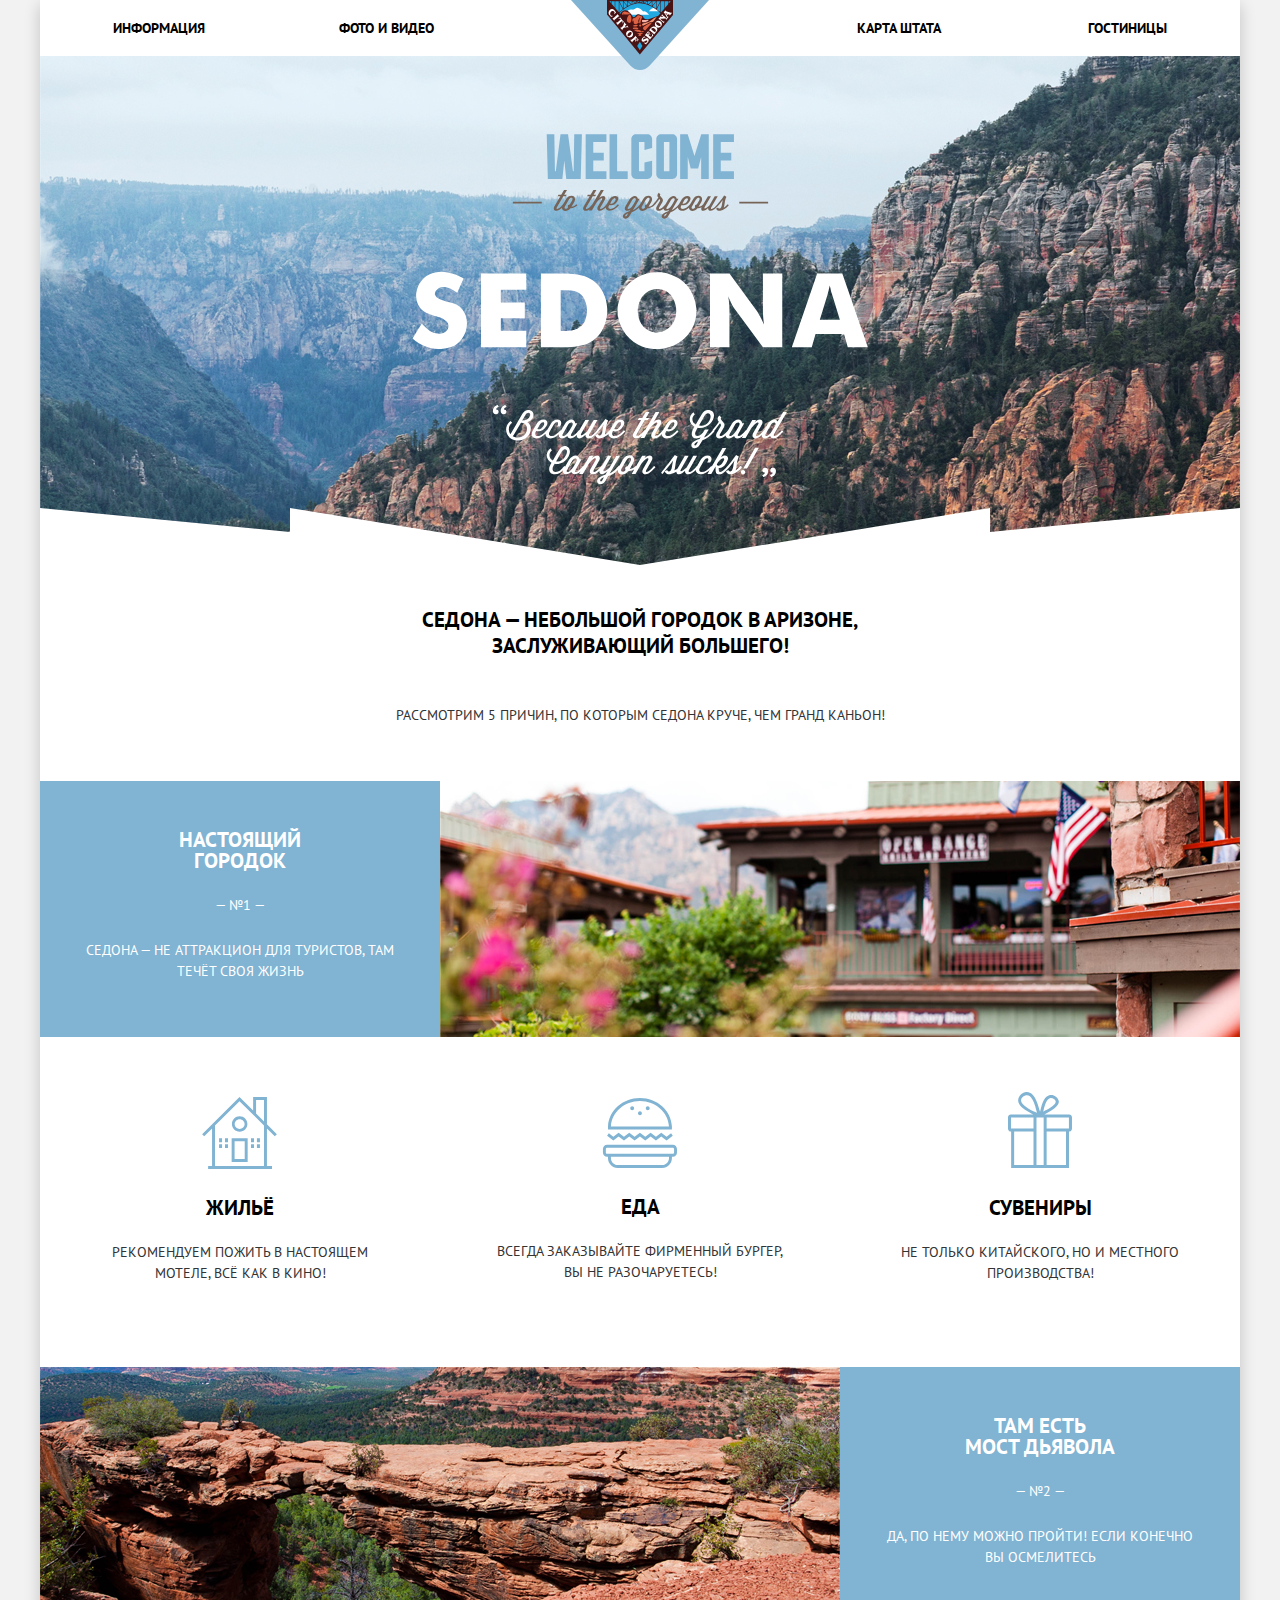
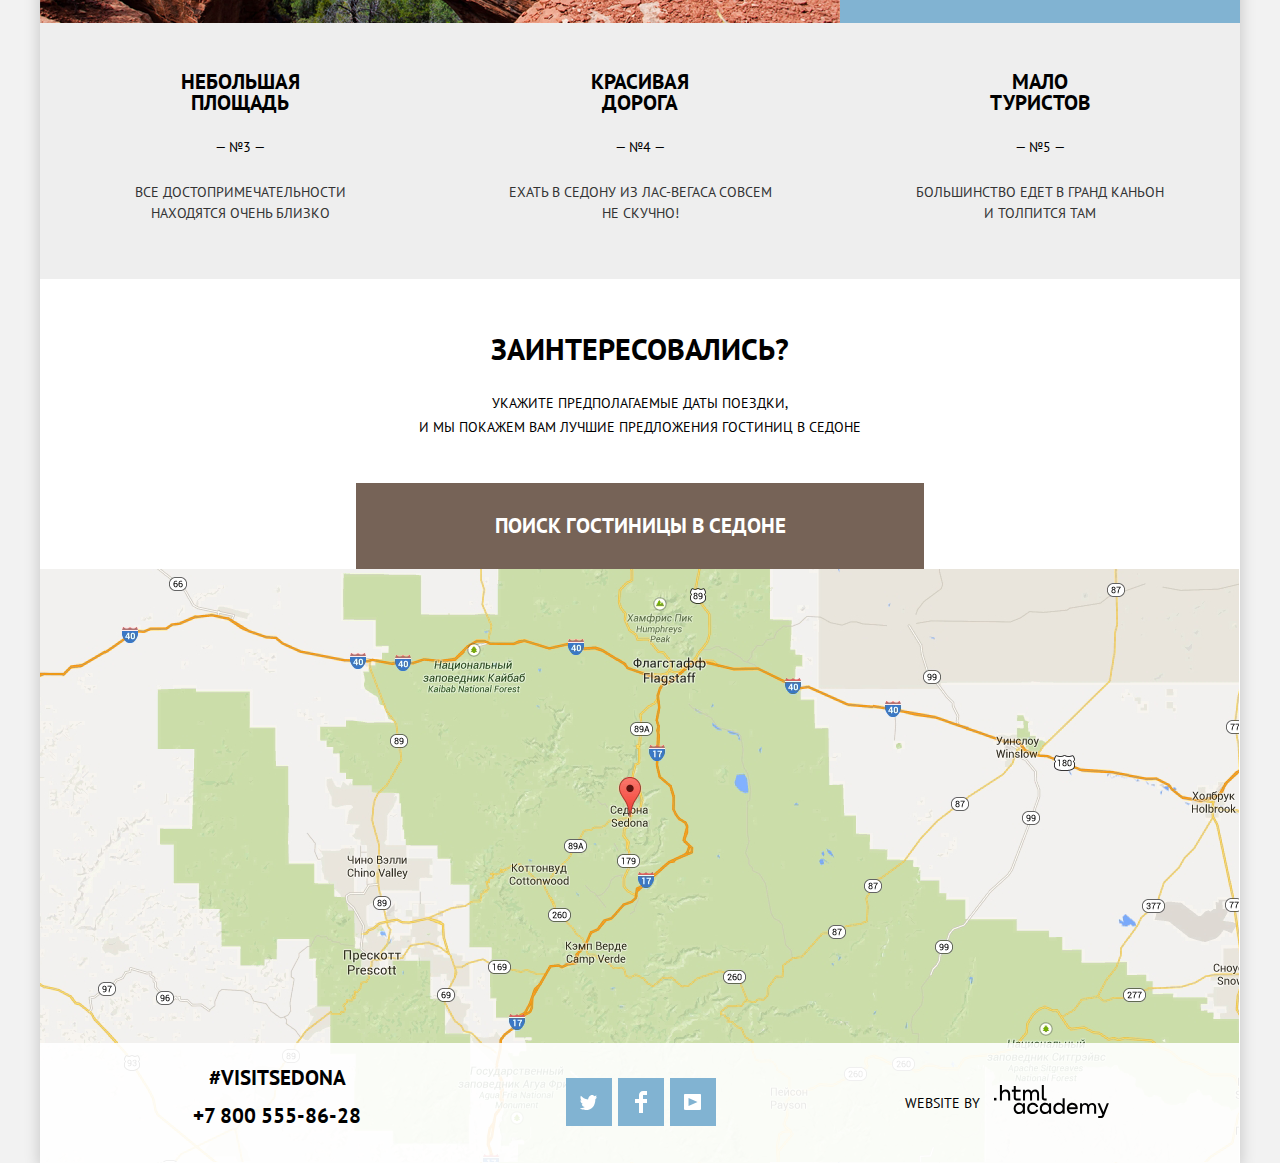
<file: index.html>
<!DOCTYPE html>
<html class="page" lang="ru">
  <head>
    <meta charset="utf-8">
    <title>HTML Academy: Седона</title>
    <link rel="preconnect" href="https://fonts.gstatic.com">
    <link href="https://fonts.googleapis.com/css2?family=PT+Sans:wght@400;700&display=swap" rel="stylesheet">
    <link rel="stylesheet" href="css/normalize.css">
    <link rel="stylesheet" href="css/style.min.css">
    <link rel="icon" href="favicon.ico">
    <link rel="icon" href="favicon/icon.svg" type="image/svg+xml">
    <link rel="apple-touch-icon" href="favicon/icon180.png">
    <link rel="manifest" href="manifest.webmanifest">
  </head>
  <body class="page-body">
    <div class="container main-container">
      <header class="main-header">
        <nav class="main-nav">
          <ul class="site-nav">
            <li class="site-nav-item"><a class="site-nav-item-link" href="blank.html">Информация</a></li>
            <li class="site-nav-item"><a class="site-nav-item-link" href="blank.html">Фото и видео</a></li>
            <li class="site-nav-item"><a class="site-nav-item-link" href="#map">Карта штата</a></li>
            <li class="site-nav-item"><a class="site-nav-item-link" href="catalog.html">Гостиницы</a></li>
          </ul>
          <a class="main-header-logo" href="#!"><img class="site-logo-img" src="img/logo.svg" width="138" height="70" alt="logo"></a>
        </nav>
      </header>
      <main class="main-page">
        <section class="intro">
          <h1 class="visually-hidden">Welcome to Sedona</h1>
          <img class="welcome-img" src="img/welcome-to-sedona.svg" width="457" height="351" alt="Welcome to Sedona. Because the grand canyon sucks">
        </section>
          <div class="intro-text">
            <h2 class="title-main">Седона — небольшой городок в Аризоне,<br> заслуживающий большего!</h2>
            <p class="title-main-description">Рассмотрим 5 причин, по которым Седона круче, чем гранд каньон!</p>
          </div>
        <section class="5-reasons">
          <ul class="reasons-list">
            <li class="reason-item reason-item-wide">
              <div class="reason-item-text">
                <h2 class="title-reason title-reason-1">Настоящий<br> городок</h2>
                <p class="num-1">— №1 —</p>
                <p class="reason-description-1">Седона — не аттракцион для туристов, там<br> течёт своя жизнь</p>
              </div>
              <img class="reason-item-img" src="img/content/restaurant.jpg" width="800" height="256" alt="Ресторан Open Range и американский флаг">
              <ul class="advise-list">
                <li class="advise-item">
                  <h2 class="advise-title advise-house">Жильё</h2>
                  <p class="advise-description">Рекомендуем пожить в настоящем<br> мотеле, всё как в кино!</p>
                </li>
                <li class="advise-item">
                  <h2 class="advise-title advise-food">Еда</h2>
                  <p class="advise-description">Всегда заказывайте фирменный бургер,<br> вы не разочаруетесь!</p>
                </li>
                <li class="advise-item">
                  <h2 class="advise-title advise-present">Сувениры</h2>
                  <p class="advise-description">Не только китайского, но и местного<br> производства!</p>
                </li>
              </ul>
            </li>
            <li class="reason-item reason-item-wide reason-item-wide--second">
              <img class="reason-item-img" src="img/content/devils-bridge.jpg" width="800" height="256" alt="Скала Devils Bridge">
              <div class="reason-item-text">
                <h2 class="title-reason title-reason-2">Там есть <br>Мост дьявола</h2>
                <p class="num-2">— №2 —</p>
                <p class="reason-description-2">Да, по нему можно пройти! Если конечно<br> вы осмелитесь</p>
              </div>
            </li>
            <li class="reason-item">
                <h2 class="title-reason">небольшая <br>площадь</h2>
                <p class="num">— №3 —</p>
                <p class="reason-description">все достопримечательности <br> находятся очень близко</p>
            </li>
            <li class="reason-item">
                <h2 class="title-reason">красивая<br> дорога</h2>
                <p class="num">— №4 —</p>
                <p class="reason-description">ехать в седону из лас-вегаса совсем <br> не скучно!</p>
            </li>
            <li class="reason-item">
                <h2 class="title-reason">мало<br> туристов</h2>
                <p class="num">— №5 —</p>
                <p class="reason-description">большинство едет в гранд каньон <br> и толпится там</p>
            </li>
          </ul>
        </section>
        <section class="search-box">
          <h2 class="visually-hidden">Осталось проверить даты</h2>
            <span class="interested">Заинтересовались?</span>
            <p class="indicate">Укажите предполагаемые даты поездки,<br> и мы покажем вам лучшие предложения гостиниц в седоне</p>
            <button class="search-button">ПОИСК ГОСТИНИЦЫ В СЕДОНЕ</button>
            <form class="search-form" method="get" action="https://echo.htmlacademy.ru/">
              <div class="search-form-container">
                <p class="search-form-item search-form-item-arrival">
                  <label for="arrival-date">
                    Дата заезда: <input class="date-icon" type="date" name="arrival-date" id="arrival-date" value="">
                  </label>
                  <button type="button" class="button-date" aria-label="выбор даты заезда" aria-hidden="true">
                    <svg width="21" height="23" viewBox="0 0 21 23" xmlns="http://www.w3.org/2000/svg">
                    <path fill-rule="evenodd" clip-rule="evenodd" d="M16.406 3.02498H19.251C20.217 3.02498 21 3.84698 21 4.86198V21.164C21 22.179 20.217 23 19.251 23H1.75C0.784 23 0 22.179 0 21.164V4.86198C0 3.84698 0.784 3.02498 1.75 3.02498H4.593V1.64798C4.593 1.26698 4.887 0.958984 5.25 0.958984C5.612 0.958984 5.906 1.26698 5.906 1.64798V3.02498H9.844V1.64798C9.844 1.26698 10.138 0.958984 10.501 0.958984C10.862 0.958984 11.156 1.26698 11.156 1.64798V3.02498H15.094V1.64798C15.094 1.26698 15.387 0.958984 15.75 0.958984C16.112 0.958984 16.406 1.26698 16.406 1.64798V3.02498ZM19.5646 21.484C19.6466 21.3979 19.691 21.2828 19.688 21.164H19.689V4.86198C19.689 4.60898 19.493 4.40298 19.252 4.40298H16.407V5.78098C16.407 6.16198 16.113 6.46998 15.751 6.46998C15.388 6.46998 15.095 6.16198 15.095 5.78098V4.40298H11.157V5.78098C11.157 6.16198 10.863 6.46998 10.502 6.46998C10.139 6.46998 9.845 6.16198 9.845 5.78098V4.40298H5.907V5.78098C5.907 6.16198 5.613 6.46998 5.251 6.46998C4.888 6.46998 4.594 6.16198 4.594 5.78098V4.40298H1.75C1.50263 4.40953 1.30696 4.61458 1.312 4.86198V21.164C1.30696 21.4114 1.50263 21.6164 1.75 21.623H19.251C19.3698 21.6201 19.4826 21.5701 19.5646 21.484Z"/>
                    <path fill-rule="evenodd" clip-rule="evenodd" d="M4.59399 9.2251H7.21899V11.2911H4.59399V9.2251ZM4.59399 12.6681H7.21899V14.7351H4.59399V12.6681ZM7.21899 16.1121H4.59399V18.1781H7.21899V16.1121ZM9.18799 16.1121H11.813V18.1781H9.18799V16.1121ZM11.813 12.6681H9.18799V14.7351H11.813V12.6681ZM9.18799 9.2251H11.813V11.2911H9.18799V9.2251ZM16.406 16.1121H13.781V18.1781H16.406V16.1121ZM13.781 12.6681H16.406V14.7351H13.781V12.6681ZM16.406 9.2251H13.781V11.2911H16.406V9.2251Z"/>
                    </svg>
                  </button>
                </p>
                <p class="search-form-item search-form-item-departure">
                  <label for="departure-date">
                    Дата выезда: <input class="date-icon" type="date" name="departure-date" id="departure-date" value="">
                  </label>
                  <button type="button" class="button-date" aria-label="выбор даты выезда" aria-hidden="true">
                    <svg width="21" height="23" viewBox="0 0 21 23" xmlns="http://www.w3.org/2000/svg">
                    <path fill-rule="evenodd" clip-rule="evenodd" d="M16.406 3.02498H19.251C20.217 3.02498 21 3.84698 21 4.86198V21.164C21 22.179 20.217 23 19.251 23H1.75C0.784 23 0 22.179 0 21.164V4.86198C0 3.84698 0.784 3.02498 1.75 3.02498H4.593V1.64798C4.593 1.26698 4.887 0.958984 5.25 0.958984C5.612 0.958984 5.906 1.26698 5.906 1.64798V3.02498H9.844V1.64798C9.844 1.26698 10.138 0.958984 10.501 0.958984C10.862 0.958984 11.156 1.26698 11.156 1.64798V3.02498H15.094V1.64798C15.094 1.26698 15.387 0.958984 15.75 0.958984C16.112 0.958984 16.406 1.26698 16.406 1.64798V3.02498ZM19.5646 21.484C19.6466 21.3979 19.691 21.2828 19.688 21.164H19.689V4.86198C19.689 4.60898 19.493 4.40298 19.252 4.40298H16.407V5.78098C16.407 6.16198 16.113 6.46998 15.751 6.46998C15.388 6.46998 15.095 6.16198 15.095 5.78098V4.40298H11.157V5.78098C11.157 6.16198 10.863 6.46998 10.502 6.46998C10.139 6.46998 9.845 6.16198 9.845 5.78098V4.40298H5.907V5.78098C5.907 6.16198 5.613 6.46998 5.251 6.46998C4.888 6.46998 4.594 6.16198 4.594 5.78098V4.40298H1.75C1.50263 4.40953 1.30696 4.61458 1.312 4.86198V21.164C1.30696 21.4114 1.50263 21.6164 1.75 21.623H19.251C19.3698 21.6201 19.4826 21.5701 19.5646 21.484Z"/>
                    <path fill-rule="evenodd" clip-rule="evenodd" d="M4.59399 9.2251H7.21899V11.2911H4.59399V9.2251ZM4.59399 12.6681H7.21899V14.7351H4.59399V12.6681ZM7.21899 16.1121H4.59399V18.1781H7.21899V16.1121ZM9.18799 16.1121H11.813V18.1781H9.18799V16.1121ZM11.813 12.6681H9.18799V14.7351H11.813V12.6681ZM9.18799 9.2251H11.813V11.2911H9.18799V9.2251ZM16.406 16.1121H13.781V18.1781H16.406V16.1121ZM13.781 12.6681H16.406V14.7351H13.781V12.6681ZM16.406 9.2251H13.781V11.2911H16.406V9.2251Z"/>
                    </svg>
                  </button>
                </p>
                <p class="search-form-item search-form-item-num">
                  <span class="search-form-num-container search-form-container-adult">
                    <label for="adults-num">Взрослые:</label>
                    <button type="button" class="arrow quantity-arrow-minus" aria-label="меньше на один">
                      <svg aria-hidden="true" width="12" height="3" viewBox="0 0 12 3" fill="none" xmlns="http://www.w3.org/2000/svg"><rect width="12" height="3"/></svg>
                    </button>
                    <input class="number" type="number" name="adults-num" id="adults-num" value="2">
                    <button type="button" class="arrow quantity-arrow-plus" aria-label="больше на один">
                      <svg aria-hidden="true" width="11" height="11" viewBox="0 0 11 11" fill="none" xmlns="http://www.w3.org/2000/svg"><path fill-rule="evenodd" clip-rule="evenodd" d="M4.23086 6.76932V11H6.76932V6.76932H11V4.23086H6.76932V0H4.23085V4.23086H0V6.76932H4.23086Z"/></svg>
                    </button>
                  </span>
                  <span class="search-form-num-container search-form-container-kids">
                    <label for="kids-num">Дети: </label>
                    <button type="button" class="arrow quantity-arrow-minus" aria-label="меньше на один">
                      <svg aria-hidden="true" width="12" height="3" viewBox="0 0 12 3" fill="none" xmlns="http://www.w3.org/2000/svg"><rect width="12" height="3"/></svg>
                    </button>
                    <input class="number" type="number" name="kids-num" id="kids-num" value="0">
                    <button type="button" class="arrow quantity-arrow-plus" aria-label="больше на один">
                      <svg aria-hidden="true" width="11" height="11" viewBox="0 0 11 11" fill="none" xmlns="http://www.w3.org/2000/svg"><path fill-rule="evenodd" clip-rule="evenodd" d="M4.23086 6.76932V11H6.76932V6.76932H11V4.23086H6.76932V0H4.23085V4.23086H0V6.76932H4.23086Z"/></svg>
                    </button>
                  </span>
                </p>
              </div>
              <button class="button button-find" type="submit">Найти</button>
            </form>
        </section>
        <div id="map" class="interactive-map">
          <iframe class="map-img" src="https://www.google.com/maps/embed?pb=!1m18!1m12!1m3!1d26192.589054563927!2d-111.81264799043221!3d34.854377145291515!2m3!1f0!2f0!3f0!3m2!1i1024!2i768!4f13.1!3m3!1m2!1s0x872da132f942b00d%3A0x5548c523fa6c8efd!2z0KHQtdC00L7QvdCwLCDQkNGA0LjQt9C-0L3QsCA4NjMzNiwg0KHQqNCQ!5e0!3m2!1sru!2sfr!4v1626611057688!5m2!1sru!2sfr" width="1199" height="594" style="border:0;" allowfullscreen="" loading="lazy" aria-label="Карта расположения города седоны"></iframe>
          <!-- <img class="map-img" src="img/map.png" width="1199" height="594" alt="Карта расположения города седоны"> -->
        </div>
      </main>
      <footer class="main-footer">
        <section class="footer-contacts">
          <h2 class="hashtag">#VISITSEDONA</h2>
          <a class="footer-phone" href="tel:+78005558628">+7 800 555-86-28</a>
        </section>
        <section class="footer-social">
          <h2 class="visually-hidden">You can also find us on</h2>
          <ul class="social-list">
            <li class="social-item social-item-twitter">
              <a class="social-button" href="https://twitter.com/" aria-label="мы в твитере"></a>
            </li>
            <li class="social-item social-item-facebook">
              <a class="social-button" href="https://www.facebook.com/" aria-label="мы в фейсбук"></a>
            </li>
            <li class="social-item social-item-youtube">
              <a class="social-button" href="https://www.youtube.com/" aria-label="мы в ютюб"></a>
            </li>
          </ul>
        </section>
        <section class="footer-copyright">
          <h2 class="visually-hidden">Кого благодарить за этот замечательно созданный сайт</h2>
          <p class="website-by">Website by</p>
          <a href="https://htmlacademy.ru/intensive/htmlcss">
            <svg aria-hidden="true" width="115" height="34" viewBox="0 0 115 34" fill="none" xmlns="http://www.w3.org/2000/svg">
              <g clip-path="url(#clip0)">
              <path d="M0 12.8806V15.4567H2.45789V12.8806H0Z"/>
              <path d="M11.6466 4.52965C10.0864 4.52965 8.8254 5.23807 8.03461 6.26851H7.94911V0H5.9187V15.4566H7.94911V10.1541C7.94911 8.02886 9.27424 6.50466 11.2192 6.50466C13.0573 6.50466 14.1259 7.87858 14.1259 9.72478V15.4566H16.1563V9.35984C16.1563 6.41878 14.3396 4.52965 11.6466 4.52965Z"/>
              <path d="M26.6171 4.8303H21.8082V1.07349H19.7778V4.8303H17.8542V6.80531H19.7778V12.7947C19.7778 14.5121 20.7396 15.4567 22.4708 15.4567H26.6171V13.4602H22.8769C22.193 13.4602 21.8082 13.0738 21.8082 12.4083V6.80531H26.6171V4.8303Z"/>
              <path d="M41.1216 4.55103C39.4971 4.55103 38.2577 5.34532 37.5737 6.61191H37.5096C36.8897 5.3668 35.7356 4.55103 34.1541 4.55103C32.7434 4.55103 31.6747 5.30238 31.0336 6.35431H30.948V4.83011H29.0032V15.4565H31.0336V10.0038C31.0336 8.00729 32.0807 6.54752 33.6625 6.50458C35.1584 6.46164 36.0348 7.53502 36.0348 9.14507V15.4565H38.0653V9.83203C38.0653 7.44915 39.4759 6.50458 40.6941 6.50458C42.1689 6.50458 43.0452 7.53502 43.0452 9.14507V15.4565H45.0754V8.9304C45.0754 6.35431 43.6222 4.55103 41.1216 4.55103Z"/>
              <path d="M47.8271 12.7088C47.8271 14.4476 48.8103 15.4566 50.6269 15.4566H52.6359V13.4816H50.9261C50.2422 13.4816 49.8574 13.0952 49.8574 12.4297V0H47.8271V12.7088Z"/>
              <path d="M28.9048 19.7063H28.8192C28.027 18.6392 26.7425 17.8923 25.0295 17.8709C21.882 17.8282 19.6338 20.1544 19.6338 23.441C19.6338 26.749 21.9248 29.0752 25.008 29.0326C26.7637 29.0111 28.027 28.2215 28.8192 27.0903H28.9048V28.7336H30.9177V18.1697H28.9048V19.7063ZM25.3077 27.0691C23.081 27.0691 21.6679 25.4471 21.6679 23.441C21.6679 21.435 23.081 19.813 25.3077 19.813C27.4703 19.813 28.8836 21.435 28.8836 23.441C28.8836 25.4259 27.4703 27.0691 25.3077 27.0691Z"/>
              <path d="M44.2094 22.0111C43.7168 19.6208 41.5972 17.8708 38.8138 17.8708C35.4523 17.8708 33.2041 20.3251 33.2041 23.4409C33.2041 26.5567 35.4523 29.0325 38.8138 29.0325C41.5972 29.0325 43.7168 27.2397 44.2094 24.8281H42.0897C41.6615 26.1727 40.3982 27.0903 38.8352 27.0903C36.6512 27.0903 35.2379 25.447 35.2379 23.4409C35.2379 21.4349 36.6512 19.8129 38.8352 19.8129C40.4624 19.8129 41.6615 20.7733 42.0897 22.0111H44.2094Z"/>
              <path d="M55.0836 19.7063H54.998C54.2058 18.6392 52.921 17.8923 51.2081 17.8709C48.0607 17.8282 45.8125 20.1544 45.8125 23.441C45.8125 26.749 48.1036 29.0752 51.1866 29.0326C52.9425 29.0111 54.2058 28.2215 54.998 27.0903H55.0836V28.7336H57.0962V18.1697H55.0836V19.7063ZM51.4866 27.0691C49.2596 27.0691 47.8466 25.4471 47.8466 23.441C47.8466 21.435 49.2596 19.813 51.4866 19.813C53.6491 19.813 55.0622 21.435 55.0622 23.441C55.0622 25.4259 53.6491 27.0691 51.4866 27.0691Z"/>
              <path d="M68.654 19.813H68.5684C67.7761 18.6819 66.4485 17.8923 64.757 17.871C61.6739 17.8283 59.3828 20.1545 59.3828 23.4624C59.3828 26.749 61.631 29.0753 64.7784 29.0326C66.4485 29.0111 67.7761 28.2642 68.5469 27.1972H68.654V28.7336H70.6666V13.3679H68.654V19.813ZM65.0569 27.0904C62.8299 27.0904 61.4169 25.4685 61.4169 23.4624C61.4169 21.4563 62.8299 19.8343 65.0569 19.8343C67.2195 19.8343 68.6325 21.4776 68.6325 23.4624C68.6325 25.4685 67.2195 27.0904 65.0569 27.0904Z"/>
              <path d="M78.3298 17.8708C75.0753 17.8708 72.8484 20.3678 72.8484 23.4623C72.8484 26.4714 74.9468 29.0325 78.3725 29.0325C80.8562 29.0325 82.8476 27.6879 83.5542 25.447H81.4343C80.9635 26.4502 79.8287 27.0903 78.4583 27.0903C76.5313 27.0903 75.1609 25.8098 75.011 24.1666H83.7683C84.0465 20.6452 81.8413 17.8708 78.3298 17.8708ZM78.2869 19.8129C79.9784 19.8129 81.2417 20.8586 81.5628 22.3739H75.0539C75.3536 20.88 76.6169 19.8129 78.2869 19.8129Z"/>
              <path d="M98.1985 17.8921C96.5713 17.8921 95.3295 18.6817 94.6443 19.9409H94.5799C93.9591 18.703 92.8029 17.8921 91.2184 17.8921C89.8054 17.8921 88.7347 18.639 88.0924 19.6848H88.0068V18.1695H86.0583V28.7334H88.0924V23.3128C88.0924 21.328 89.1417 19.8768 90.7261 19.8341C92.2247 19.7915 93.1028 20.8585 93.1028 22.4591V28.7334H95.1368V23.1421C95.1368 20.7732 96.5499 19.8341 97.7703 19.8341C99.2477 19.8341 100.125 20.8585 100.125 22.4591V28.7334H102.16V22.2457C102.16 19.6848 100.704 17.8921 98.1985 17.8921Z"/>
              <path d="M109.441 27.0477L105.801 18.1697H103.553L108.392 29.7368L108.371 29.7794C108.028 30.6544 107.643 30.9745 106.701 30.9745H104.196V33.0019H106.701C108.542 33.0019 109.527 32.1696 110.212 30.3769L114.88 18.1697H112.803L109.441 27.0477Z"/>
              </g>
              <defs>
              <clipPath id="clip0">
              <rect width="115" height="33.0294"/>
              </clipPath>
              </defs>
            </svg>
          </a>
        </section>
      </footer>
    </div>
    <script src="js/script.min.js"></script>
  </body>
</html>
</file>
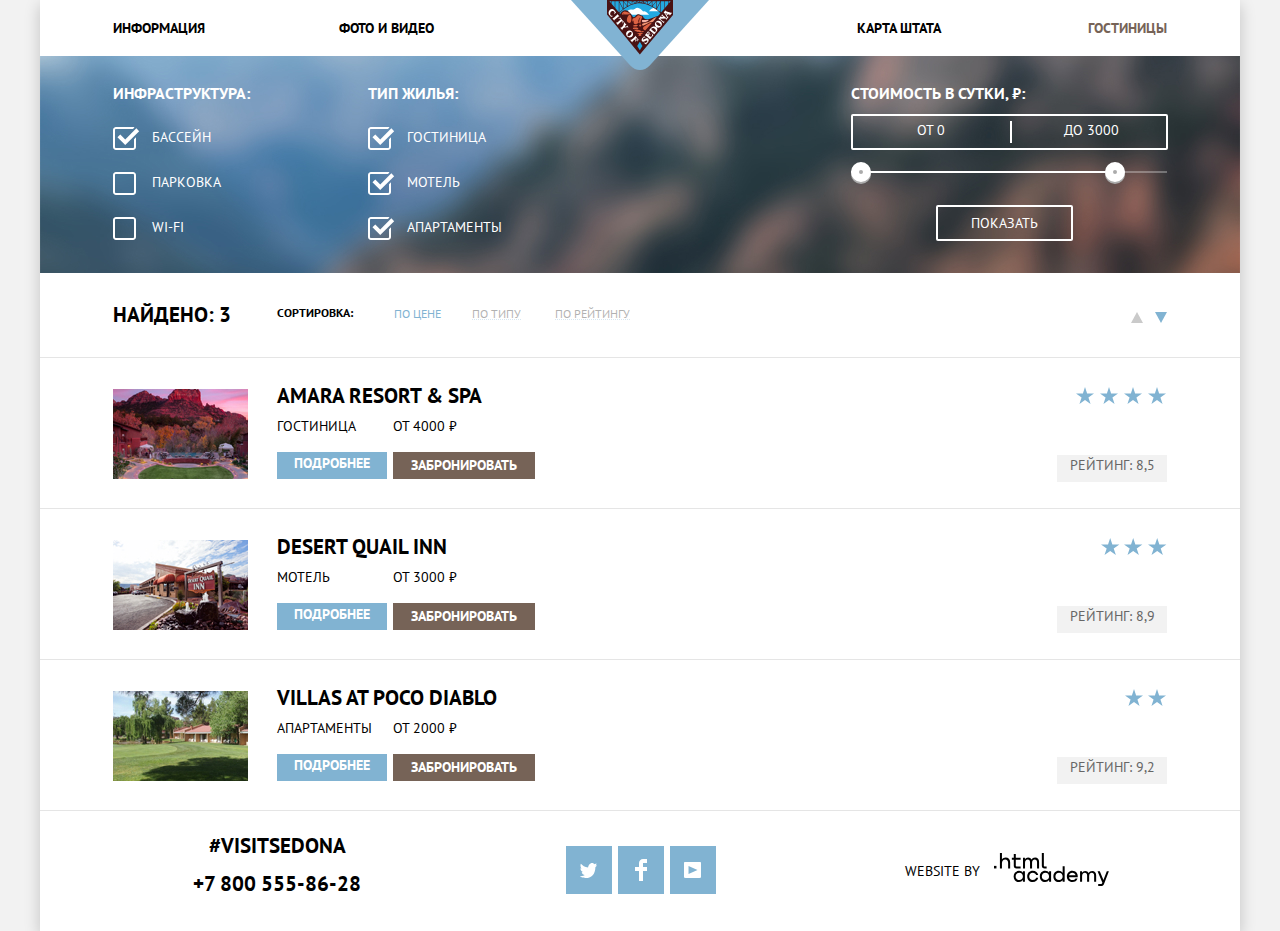
<file: catalog.html>
<!DOCTYPE html>
<html lang="ru" class="page">
  <head>
    <meta charset="utf-8">
    <title>HTML Academy: Седона</title>
    <link rel="preconnect" href="https://fonts.gstatic.com">
    <link href="https://fonts.googleapis.com/css2?family=PT+Sans:wght@400;700&display=swap" rel="stylesheet">
    <link rel="stylesheet" href="css/normalize.css">
    <link rel="stylesheet" href="css/style.min.css">
    <link rel="icon" href="favicon.ico">
    <link rel="icon" href="favicon/icon.svg" type="image/svg+xml">
    <link rel="apple-touch-icon" href="favicon/icon180.png">
    <link rel="manifest" href="manifest.webmanifest">
  </head>
  <body class="page-body inner-page">
    <div class="container inner-container">
      <h1 class="visually-hidden">Гостиницы Седоны</h1>
      <header class="main-header">
        <nav class="main-nav">
          <ul class="site-nav">
            <li class="site-nav-item"><a class="site-nav-item-link" href="blank.html">Информация</a></li>
            <li class="site-nav-item"><a class="site-nav-item-link" href="blank.html">Фото и видео</a></li>
            <li class="site-nav-item"><a class="site-nav-item-link" href="#map">Карта штата</a></li>
            <li class="site-nav-item site-nav-current"><a class="site-nav-item-link" href="#">Гостиницы</a></li>
          </ul>
          <a class="main-header-logo" href="index.html"><img class="site-logo-img" src="img/logo.svg" width="138" height="70" alt="logo"></a>
        </nav>
      </header>
      <main class="main-page">
        <section class="search-measure">
          <h2 class="visually-hidden">Критерии поиска</h2>
          <form class="search-measure-form" method="GET" action="https://echo.htmlacademy.ru">
            <div class="infrastructure">
              <p class="search-measure-title">Инфраструктура:</p>
              <ul class="infrastructure-list">
                <li class="infrastructure-item">
                   <input class="visually-hidden" type="checkbox" name="pool" id="pool" checked>
                    <label for="pool">Бассейн</label>
                </li>
                <li class="infrastructure-item">
                  <input class="visually-hidden" type="checkbox" name="parking" id="parking">
                  <label for="parking">Парковка</label>
                </li>
                <li class="infrastructure-item">
                  <input class="visually-hidden" type="checkbox" name="wi-fi" id="wi-fi">
                  <label for="wi-fi">Wi-Fi</label>
                </li>
              </ul>
            </div>
            <div class="housing-type">
              <p class="search-measure-title">Тип жилья:</p>
              <ul class="housing-type-list">
                <li class="housing-type-item">
                  <input class="visually-hidden" type="checkbox" name="hotel" id="hotel" checked>
                  <label for="hotel">Гостиница</label>
                </li>
                <li class="housing-type-item">
                  <input class="visually-hidden" type="checkbox" name="motel" id="motel" checked>
                  <label for="motel">Мотель</label>
                </li>
                <li class="housing-type-item">
                  <input class="visually-hidden" type="checkbox" name="apartments" id="apartments" checked>
                  <label for="apartments">Апартаменты</label>
                </li>
              </ul>
            </div>
            <div class="variables">
              <fieldset class="filter-item">
                <legend class="search-measure-title">Стоимость в сутки, &#8381;:</legend>
                <div class="price-controls">
                  <label class="min-price">
                    от <input type="number" name="min-price" value="0">
                  </label>
                  <label class="max-price">
                    до <input type="number" name="max-price" value="3000">
                  </label>
                </div>
                <div class="range-filter">
                  <div class="range-controls">
                    <div class="scale">
                      <div class="bar"></div>
                    </div>
                    <div class="toggle toggle-min" tabindex="0"></div>
                    <div class="toggle toggle-max" tabindex="0"></div>
                  </div>
                </div>
                  <br><button type="submit" class="button-show">Показать</button>
              </fieldset>
            </div>
          </form>
        </section>
        <section class="sort">
            <p class="found-result">Найдено: 3</p>
            <h3 class="sort-title">Сортировка:</h3>
            <ul class="sort-list">
              <li class="sort-price sort-price-current">
                <a href="#">По цене</a>
              </li>
              <li class="sort-type">
                <a href="#">По типу</a>
              </li>
              <li class="sort-rating">
                <a href="#">По рейтингу</a>
              </li>
              <li class="sort-up">
                <a class="sort-up-button" href="#" aria-label="Сортировка по возрастанию"></a>
              </li>
              <li class="sort-down">
                <a class="sort-down-button sort-down-button-current" href="#" aria-label="Сортировка по убыванию"></a>
              </li>
            </ul>
        </section>
        <section class="results">
          <h2 class="visually-hidden">Результаты поиска</h2>
          <article class="results-box results-box-amara">
            <img class="result-img" src="img/content/amara-resort-mini.jpg" width="135" height="90" alt="Amara resort and SPA hotel с видом на парк штата на закате">
            <div class="result-box-container">
              <h3 class="hotel-name">Amara Resort & Spa</h3>
              <ul class="amora-info-list hotel-info-box">
                <li class="result-box-info">Гостиница</li>
                <li class="result-box-info">От 4000 &#8381;</li>
                <li class="button button-more"><a href="#">Подробнее</a></li>
                <li class="button button-book"><button>Забронировать</button></li>
              </ul>
            </div>
            <ul class="rating-list">
              <li class="star star-rating-four"></li>
              <li class="rating">Рейтинг: 8,5</li>
            </ul>
          </article>
          <article class="results-box results-box-desert">
            <img class="result-img" src="img/content/desert-quail-mini.jpg" width="135" height="90" alt="подъезд к мотелю Desert Quail Inn с вывеской">
            <div class="result-box-container">
              <h3 class="hotel-name">Desert Quail Inn</h3>
              <ul class="desert-quail-list hotel-info-box">
                <li class="result-box-info">Мотель</li>
                <li class="result-box-info">От 3000 &#8381;</li>
                <li class="button button-more"><a href="#">Подробнее</a></li>
                <li class="button button-book"><button>Забронировать</button></li>
              </ul>
            </div>
            <ul class="rating-list">
              <li class="star star-rating-three"></li>
              <li class="rating">Рейтинг: 8,9</li>
            </ul>
          </article>
          <article class="results-box results-box-villas">
            <img class="result-img" src="img/content/villas-diablo-mini.jpg" width="135" height="90" alt="Villas at Poco Diablo apartments с полем для гольфа на переднем плане">
            <div class="result-box-container">
              <h3 class="hotel-name">Villas at Poco Diablo</h3>
              <ul class="villas-diablo-list hotel-info-box">
                <li class="result-box-info">Апартаменты</li>
                <li class="result-box-info">От 2000 &#8381;</li>
                <li class="button button-more"><a href="#">Подробнее</a></li>
                <li class="button button-book"><button>Забронировать</button></li>
              </ul>
            </div>
            <ul class="rating-list">
              <li class="star star-rating-two"></li>
              <li class="rating">Рейтинг: 9,2</li>
            </ul>
          </article>
        </section>
      </main>
      <footer class="main-footer">
        <section class="footer-contacts">
          <h2 class="hashtag">#VISITSEDONA</h2>
          <a class="footer-phone" href="tel:+78005558628">+7 800 555-86-28</a>
        </section>
        <section class="footer-social">
          <h2 class="visually-hidden">You can also find us on</h2>
          <ul class="social-list">
            <li class="social-item social-item-twitter">
              <a class="social-button" href="https://twitter.com/" aria-label="мы в твитере"></a>
            </li>
            <li class="social-item social-item-facebook">
              <a class="social-button" href="https://www.facebook.com/" aria-label="мы в фейсбук"></a>
            </li>
            <li class="social-item social-item-youtube">
              <a class="social-button" href="https://www.youtube.com/" aria-label="мы в ютюб"></a>
            </li>
          </ul>
        </section>
        <section class="footer-copyright">
          <h2 class="visually-hidden">Кого благодарить за этот замечательно созданный сайт</h2>
          <p class="website-by">Website by</p>
          <a href="https://htmlacademy.ru/intensive/htmlcss">
            <svg aria-hidden="true" width="115" height="34" viewBox="0 0 115 34" fill="none" xmlns="http://www.w3.org/2000/svg">
              <g clip-path="url(#clip0)">
              <path d="M0 12.8806V15.4567H2.45789V12.8806H0Z"/>
              <path d="M11.6466 4.52965C10.0864 4.52965 8.8254 5.23807 8.03461 6.26851H7.94911V0H5.9187V15.4566H7.94911V10.1541C7.94911 8.02886 9.27424 6.50466 11.2192 6.50466C13.0573 6.50466 14.1259 7.87858 14.1259 9.72478V15.4566H16.1563V9.35984C16.1563 6.41878 14.3396 4.52965 11.6466 4.52965Z"/>
              <path d="M26.6171 4.8303H21.8082V1.07349H19.7778V4.8303H17.8542V6.80531H19.7778V12.7947C19.7778 14.5121 20.7396 15.4567 22.4708 15.4567H26.6171V13.4602H22.8769C22.193 13.4602 21.8082 13.0738 21.8082 12.4083V6.80531H26.6171V4.8303Z"/>
              <path d="M41.1216 4.55103C39.4971 4.55103 38.2577 5.34532 37.5737 6.61191H37.5096C36.8897 5.3668 35.7356 4.55103 34.1541 4.55103C32.7434 4.55103 31.6747 5.30238 31.0336 6.35431H30.948V4.83011H29.0032V15.4565H31.0336V10.0038C31.0336 8.00729 32.0807 6.54752 33.6625 6.50458C35.1584 6.46164 36.0348 7.53502 36.0348 9.14507V15.4565H38.0653V9.83203C38.0653 7.44915 39.4759 6.50458 40.6941 6.50458C42.1689 6.50458 43.0452 7.53502 43.0452 9.14507V15.4565H45.0754V8.9304C45.0754 6.35431 43.6222 4.55103 41.1216 4.55103Z"/>
              <path d="M47.8271 12.7088C47.8271 14.4476 48.8103 15.4566 50.6269 15.4566H52.6359V13.4816H50.9261C50.2422 13.4816 49.8574 13.0952 49.8574 12.4297V0H47.8271V12.7088Z"/>
              <path d="M28.9048 19.7063H28.8192C28.027 18.6392 26.7425 17.8923 25.0295 17.8709C21.882 17.8282 19.6338 20.1544 19.6338 23.441C19.6338 26.749 21.9248 29.0752 25.008 29.0326C26.7637 29.0111 28.027 28.2215 28.8192 27.0903H28.9048V28.7336H30.9177V18.1697H28.9048V19.7063ZM25.3077 27.0691C23.081 27.0691 21.6679 25.4471 21.6679 23.441C21.6679 21.435 23.081 19.813 25.3077 19.813C27.4703 19.813 28.8836 21.435 28.8836 23.441C28.8836 25.4259 27.4703 27.0691 25.3077 27.0691Z"/>
              <path d="M44.2094 22.0111C43.7168 19.6208 41.5972 17.8708 38.8138 17.8708C35.4523 17.8708 33.2041 20.3251 33.2041 23.4409C33.2041 26.5567 35.4523 29.0325 38.8138 29.0325C41.5972 29.0325 43.7168 27.2397 44.2094 24.8281H42.0897C41.6615 26.1727 40.3982 27.0903 38.8352 27.0903C36.6512 27.0903 35.2379 25.447 35.2379 23.4409C35.2379 21.4349 36.6512 19.8129 38.8352 19.8129C40.4624 19.8129 41.6615 20.7733 42.0897 22.0111H44.2094Z"/>
              <path d="M55.0836 19.7063H54.998C54.2058 18.6392 52.921 17.8923 51.2081 17.8709C48.0607 17.8282 45.8125 20.1544 45.8125 23.441C45.8125 26.749 48.1036 29.0752 51.1866 29.0326C52.9425 29.0111 54.2058 28.2215 54.998 27.0903H55.0836V28.7336H57.0962V18.1697H55.0836V19.7063ZM51.4866 27.0691C49.2596 27.0691 47.8466 25.4471 47.8466 23.441C47.8466 21.435 49.2596 19.813 51.4866 19.813C53.6491 19.813 55.0622 21.435 55.0622 23.441C55.0622 25.4259 53.6491 27.0691 51.4866 27.0691Z"/>
              <path d="M68.654 19.813H68.5684C67.7761 18.6819 66.4485 17.8923 64.757 17.871C61.6739 17.8283 59.3828 20.1545 59.3828 23.4624C59.3828 26.749 61.631 29.0753 64.7784 29.0326C66.4485 29.0111 67.7761 28.2642 68.5469 27.1972H68.654V28.7336H70.6666V13.3679H68.654V19.813ZM65.0569 27.0904C62.8299 27.0904 61.4169 25.4685 61.4169 23.4624C61.4169 21.4563 62.8299 19.8343 65.0569 19.8343C67.2195 19.8343 68.6325 21.4776 68.6325 23.4624C68.6325 25.4685 67.2195 27.0904 65.0569 27.0904Z"/>
              <path d="M78.3298 17.8708C75.0753 17.8708 72.8484 20.3678 72.8484 23.4623C72.8484 26.4714 74.9468 29.0325 78.3725 29.0325C80.8562 29.0325 82.8476 27.6879 83.5542 25.447H81.4343C80.9635 26.4502 79.8287 27.0903 78.4583 27.0903C76.5313 27.0903 75.1609 25.8098 75.011 24.1666H83.7683C84.0465 20.6452 81.8413 17.8708 78.3298 17.8708ZM78.2869 19.8129C79.9784 19.8129 81.2417 20.8586 81.5628 22.3739H75.0539C75.3536 20.88 76.6169 19.8129 78.2869 19.8129Z"/>
              <path d="M98.1985 17.8921C96.5713 17.8921 95.3295 18.6817 94.6443 19.9409H94.5799C93.9591 18.703 92.8029 17.8921 91.2184 17.8921C89.8054 17.8921 88.7347 18.639 88.0924 19.6848H88.0068V18.1695H86.0583V28.7334H88.0924V23.3128C88.0924 21.328 89.1417 19.8768 90.7261 19.8341C92.2247 19.7915 93.1028 20.8585 93.1028 22.4591V28.7334H95.1368V23.1421C95.1368 20.7732 96.5499 19.8341 97.7703 19.8341C99.2477 19.8341 100.125 20.8585 100.125 22.4591V28.7334H102.16V22.2457C102.16 19.6848 100.704 17.8921 98.1985 17.8921Z"/>
              <path d="M109.441 27.0477L105.801 18.1697H103.553L108.392 29.7368L108.371 29.7794C108.028 30.6544 107.643 30.9745 106.701 30.9745H104.196V33.0019H106.701C108.542 33.0019 109.527 32.1696 110.212 30.3769L114.88 18.1697H112.803L109.441 27.0477Z"/>
              </g>
              <defs>
              <clipPath id="clip0">
              <rect width="115" height="33.0294"/>
              </clipPath>
              </defs>
            </svg>                           
          </a>
        </section>
      </footer>
    </div>
  </body>
</html>
</file>
<file: css/style.min.css>
@font-face{font-family:PT Sans;src:url(../fonts/PTSans.woff2) format("woff2"),url(../fonts/PTSans.woff) format("woff");font-weight:400;font-style:normal}@font-face{font-family:PT Sans;src:url(../fonts/PTSans-Bold.woff2) format("woff2"),url(../fonts/PTSans-Bold.woff) format("woff");font-weight:700;font-style:normal}:root{--basic-black:#000000;--basic-extra-dark:#333333;--basic-light-gray:#eeeeee;--basic-lighter-gray:#e5e5e5;--basic-gray:#f2f2f2;--basic-another-gray:#CACACA;--basic-yet-another-gray:#ababab;--basic-50th-gray:#BDBBBC;--basic-dark-gray:#EBEBEB;--basic-darkest-gray:#A9A9A9;--basic-extra-gray:#666666;--basic-white:#ffffff;--basic-seagul:#81B3D2;--basic-seagul-medium:#669EC0;--basic-seagul-dark:#5496BD;--basic-white-hover:rgba(255, 255, 255, 0.3);--basic-shadow:rgba(0, 1, 1, 0.15);--box-shadow:rgba(0, 1, 1, 0.2);--special:#766357;--special-dark:#604E43;--special-darkest:#503E33}.page-body{display:grid;grid-template-rows:auto 1fr auto;width:1200px;margin:0 auto;padding:0;font-family:"PT Sans",Arial,sans-serif;font-size:14px;line-height:21px;font-weight:400;color:var(--basic-black);text-align:center;background-color:var(--basic-white);min-height:100%;align-content:start}img{max-width:100%;height:auto}input[type=number]::-webkit-inner-spin-button,input[type=number]::-webkit-outer-spin-button{-webkit-appearance:none}input[type=number],input[type=number]:focus,input[type=number]:hover{-webkit-appearance:none;appearance:none;-moz-appearance:textfield}input[type=date]::-webkit-calendar-picker-indicator{opacity:0}.page{background-color:var(--basic-gray);height:100%}.container{width:1200px;margin:0 auto;box-shadow:0 5px 15px var(--box-shadow);min-height:100vh}.main-container{display:grid;grid-template-rows:-webkit-min-content 1fr -webkit-min-content;grid-template-rows:min-content 1fr min-content;align-content:start}.reasons-list{display:grid;grid-template-columns:1fr 1fr 1fr;grid-template-rows:auto 1fr 1fr;margin:0}.reason-item-wide{display:grid;grid-column:1/-1;grid-template-columns:repeat(3,1fr)}.reason-item-img{grid-column:2/-1;width:800px;height:256px}.advise-list{display:grid;grid-template-columns:repeat(3,1fr);grid-column:1/-1;min-height:330px;align-content:center;background-color:var(--basic-white)}.reason-item-wide--second .reason-item-img{grid-column:1/-2}.reason-item-text{background-color:var(--basic-seagul)}.search-measure-form{grid-template-columns:repeat(4,1fr)}.site-logo-img{display:block;margin:0 auto;width:138px;height:70px}.main-header{padding:0 73px}.main-nav,.site-nav a{color:var(--basic-black)}.main-nav{font-size:14px;line-height:26px;text-transform:uppercase;font-weight:700;background-color:transparent;margin:0}.site-nav a{text-decoration:none;vertical-align:middle}.advise-list,.amora-info-list,.desert-quail-list,.housing-type-list,.infrastructure-list,.rating-list,.reasons-list,.site-nav,.social-list,.sort-list,.villas-diablo-list{list-style:none;padding-left:0}.site-nav-current a{color:var(--special)}.site-nav a:hover{color:var(--basic-seagul)}.site-nav a:active{color:var(--basic-black);opacity:.3}.site-nav{display:flex;flex-wrap:wrap;align-items:center;margin:0;min-height:56px}.site-nav-item-link{flex-grow:0;flex-shrink:0;display:block;padding:10px 0}.site-nav-item{margin:0;width:226px}.site-nav-item:nth-child(4n-2),.site-nav-item:nth-child(4n-3){text-align:left}.site-nav-item:nth-child(4n),.site-nav-item:nth-child(4n-1){text-align:right}.site-nav-item:nth-child(4n-1){margin-left:150px}a.main-header-logo{position:absolute;top:0;left:50%;transform:translateX(-50%);display:block;height:56px}.welcome-img{width:457px;height:351px}.intro{top:55px;margin:0 auto;width:1200px;height:509px;background:url(../img/main-page-background-shape.svg) center bottom no-repeat,var(--basic-seagul) url(../img/background-mountain-main-page.jpg) top center no-repeat}.intro img{margin-top:78px}.visually-hidden{position:absolute;clip:rect(1px,1px,1px,1px);padding:0;margin:0;border:0;width:1px;height:1px;overflow:hidden}.intro-text{display:flex;flex-direction:column;justify-content:center;min-height:216px;padding:0 20px}.hashtag,.title-main{line-height:26px}.footer-phone,.hashtag,.title-main{margin:0;text-transform:uppercase;font-size:21px;font-weight:700;color:var(--basic-black)}.title-main{margin-top:3px}.title-main-description{text-transform:uppercase;line-height:26px;color:var(--basic-extra-dark);margin-top:43px}.reason-item{background-color:var(--basic-light-gray)}.advise-item{position:relative;top:-11px;background-color:var(--basic-white)}.advise-food:before,.advise-house:before,.advise-present:before{content:"";display:block;margin-left:162px;margin-bottom:28px;margin-top:-4px;background-image:url(../img/icons/house.svg);background-repeat:no-repeat;background-position:center;width:75px;height:72px}.advise-food:before,.advise-present:before{margin-top:-3px;background-image:url(../img/icons/burger.svg);height:70px}.advise-present:before{margin-left:168px;margin-bottom:29px;margin-top:-10px;background-image:url(../img/icons/present.svg);width:64px;height:77px}[class^=title-reason]{font-size:21px;line-height:21px;text-transform:uppercase}[class^=reason-description]{text-transform:uppercase;color:var(--basic-extra-dark);margin-top:24px}.title-reason{margin-top:48px;text-transform:uppercase}.num-1,.num-2,.reason-description-1,.reason-description-2,.title-reason-1,.title-reason-2{color:var(--basic-white)}[class^=num]{padding-top:7px}.advise-title{font-size:21px;font-weight:700;text-transform:uppercase}.advise-description{color:var(--basic-extra-dark);text-transform:uppercase;margin-top:24px}.search-box{position:relative;margin-top:58px}.map-img{display:block;width:1199px;height:594px;max-width:100%;background-image:url(../img/map.png)}.search-measure{padding:0 73px;background-image:url(../img/background-blur-catalog.jpg);background-color:var(--basic-seagul);background-position:top center;background-repeat:no-repeat;background-size:1200px 217px}.housing-type label::before,.infrastructure label::before{content:"";display:inline-block;padding-right:12px;background-image:url(../img/icons/checkbox.svg);background-repeat:no-repeat;width:27px;height:23px;vertical-align:middle}.search-measure-form input[type=checkbox]:checked+label::before{background-image:url(../img/icons/checkbox-checked.svg)}.search-measure-form input[type=checkbox]:disabled+label::before{content:"";display:inline-block;background-image:url(../img/icons/checkbox-off.svg);width:23px;height:23px;vertical-align:middle}.search-measure-form{display:grid;grid-template-columns:255px 1fr 1fr 1fr;height:217px}.housing-type,.infrastructure{display:flex;flex-direction:column;text-align:left;justify-content:space-between;margin-top:27px;margin-bottom:31px}.housing-type-list,.infrastructure-list{line-height:45px;margin:0}.variables{grid-column:3/-1;justify-self:right;margin-top:27px;margin-bottom:31px;width:316px}.search-measure-title{text-align:start;font-size:16px;font-weight:700;margin:0 0 11px}.housing-type-item,.infrastructure-item,.price-controls label,.search-measure-title{text-transform:uppercase;color:var(--basic-white)}.filter-item{padding:0;margin:0;border:0}.range-filter{width:316px;margin-top:20px}.price-controls{display:flex;justify-content:space-around;position:relative;bottom:1px;width:313px;height:32px;border:2px solid var(--basic-white);border-radius:2px}.max-price:before{content:"";position:absolute;top:5px;left:157px;width:2px;height:22px;background:var(--basic-white)}.price-controls input{width:55px;color:var(--basic-white);background:0 0;border:0;padding:0;margin-top:6px}.min-price{margin-left:40px}.max-price{margin-left:25px}.range-controls{position:relative}.range-controls .scale{height:2px;background:var(--basic-white-hover)}.range-controls .bar{width:85%;height:2px;background:var(--basic-white);opacity:1}.range-controls .toggle{position:absolute;top:-9px;left:0;width:4px;height:4px;padding:0;border:8px solid var(--basic-white);background-color:var(--basic-yet-another-gray);border-radius:50%;box-shadow:0 2px 0 var(--basic-yet-another-gray);cursor:pointer}.range-controls .toggle:hover{transform:scale(1.1)}.range-controls .toggle-min{left:0}.range-controls .toggle-max{left:254px}.button-show{color:var(--basic-white);text-transform:uppercase;font-size:14px;line-height:21px;font-weight:400;width:137px;height:36px;margin-top:11px;margin-right:10px;border:2px solid var(--basic-white);box-sizing:border-box;border-radius:2px;background:0 0}.button-show:hover{color:var(--basic-black);background-color:var(--basic-white)}.sort{display:flex;justify-content:start;align-items:center;padding:8px 73px}.sort-list{flex-grow:1;margin-left:6px;display:flex;margin-bottom:18px}.sort-price{width:49px}.sort-type{width:109px}.sort-rating{width:83px}.found-result{font-size:21px;line-height:26px;font-weight:700;text-transform:uppercase;width:135px;text-align:left}.sort-price a,.sort-rating a,.sort-title,.sort-type a{text-transform:uppercase;font-size:12px;line-height:18px}.sort-title{margin-left:29px;margin-bottom:16px;text-align:left;width:110px}.sort-price a,.sort-rating a,.sort-type a{color:var(--basic-black);-webkit-text-decoration:underline dotted var(--basic-seagul);text-decoration:underline dotted var(--basic-seagul);opacity:.3}.sort-list a:hover,.sort-price-current a{color:var(--basic-seagul);opacity:1;text-decoration:none}.sort-list a:hover{-webkit-text-decoration:underline dotted;text-decoration:underline dotted}.sort-list a:active{text-decoration:none;color:var(--basic-black);opacity:1}.sort-up{margin-left:auto;align-self:center;margin-top:8px}.sort-up-button{display:block;border:0;border-left:6px solid transparent;border-right:6px solid transparent;border-bottom:11px solid var(--basic-another-gray)}.sort-up-button:hover{border-bottom-color:var(--basic-black)}.sort-up-button:active{border-bottom-color:var(--basic-seagul)}.sort-down{margin-left:12px;align-self:center;margin-top:8px}.sort-down-button{display:block;border:0;border-left:6px solid transparent;border-right:6px solid transparent;border-top:11px solid var(--basic-another-gray)}.sort-down-button:hover{border-top-color:var(--basic-black)}.sort-list .sort-down-button-current,.sort-list .sort-down-button:active{border-top-color:var(--basic-seagul);opacity:1}.results-box{display:flex;justify-content:space-between;padding:29px 73px;min-height:90px;border-top:1px solid var(--basic-lighter-gray)}.results-box-villas{border-bottom:1px solid var(--basic-lighter-gray)}.result-box-container{margin-right:auto;margin-left:29px;min-width:258px;min-height:90px}.result-img{width:135px;height:90px;margin-top:2px}.hotel-info-box{display:grid;grid-template-columns:110px 142px;grid-template-rows:21px 27px;-moz-column-gap:6px;column-gap:6px;row-gap:15px;margin:0}.hotel-name{font-size:21px;line-height:26px;font-weight:700;margin-top:-4px;margin-bottom:7px}.hotel-name:hover{color:var(--basic-seagul)}.hotel-name:active{color:var(--basic-black);opacity:.3}.hotel-name,.result-box-info{text-transform:uppercase;text-align:left}.star-rating-four,.star-rating-three,.star-rating-two{width:91px;height:17px;background-image:url(../img/icons/star.svg);background-position:center right;background-repeat:space}.star-rating-three,.star-rating-two{width:66px}.star-rating-two{width:42px}.rating-list{display:flex;flex-direction:column;justify-content:space-between;align-items:flex-end;margin:0}.button-more{width:110px;height:27px;background-color:var(--basic-seagul);margin:0 auto}.button-more a{text-transform:uppercase}.button-book button,.rating{height:27px;text-transform:uppercase}.button-book button,.button-more a{color:var(--basic-white);font-weight:700;text-decoration:none;vertical-align:middle}.button-book button{background-color:var(--special);width:142px;border:0}.rating{width:110px;background-color:var(--basic-gray);color:var(--basic-extra-gray);margin:-3px auto}.main-footer{display:flex;justify-content:space-between;align-items:center;min-height:96px;padding:12px 73px;background-color:rgba(255,255,255,.9);z-index:1}.interactive-map{margin-bottom:-120px}.footer-social{min-width:150px;align-self:center;margin-left:15px}.social-list{display:flex;flex-wrap:wrap;justify-content:space-between;margin:-2px 0 0}.social-list a{align-self:center}.social-item+li{margin-left:6px}.footer-contacts{margin-left:80px}.footer-phone{display:block;text-decoration:none;line-height:50px}.social-button{display:flex;justify-content:center;align-items:center;background-color:var(--basic-seagul);width:46px;height:48px}.social-item-twitter .social-button::before{content:"";display:block;width:17px;height:25px;background-image:url(../img/icons/twitter.svg);background-repeat:no-repeat;background-position:center}.social-button:active::before{-webkit-filter:opacity(.3);filter:opacity(.3)}.social-item-facebook .social-button::before,.social-item-youtube .social-button::before{content:"";display:block;width:17px;height:25px;background-image:url(../img/icons/facebook.svg);background-repeat:no-repeat;background-position:center}.social-item-youtube .social-button::before{background-image:url(../img/icons/youtube.svg)}.website-by{line-height:26px;text-transform:uppercase}.footer-copyright{display:flex;align-items:center;margin-right:58px}.footer-copyright svg{fill:var(--basic-black);margin-left:14px;margin-top:3px}.footer-copyright svg:hover{fill:var(--basic-seagul)}.footer-copyright svg:active{fill:var(--basic-50th-gray)}.search-button{width:568px;height:86px;background-color:var(--special);color:var(--basic-white);font-size:21px;font-weight:700;line-height:26px;border:0}.button-book button:hover,.search-button:hover{background-color:var(--special-dark)}.button-book button:active,.search-button:active{background-color:var(--special-darkest);color:var(--basic-white-hover)}.indicate,.interested{text-transform:uppercase;line-height:24px}.interested{font-size:30px;font-weight:700}.indicate{font-size:14px;margin-bottom:44px;margin-top:25px}.date-icon,.number{background-color:var(--basic-gray);border:0}.number{background-position:316px center;background-repeat:no-repeat}.date-icon:hover{background-color:var(--basic-dark-gray)}.date-icon:focus{background-color:var(--basic-white);outline:0;border:2px solid var(--basic-lighter-gray);box-sizing:border-box;background-position:314px center}.button-date{position:absolute;top:0;right:0;bottom:0;width:38px;background:0 0;border:0;-webkit-appearance:none;-moz-appearance:none;appearance:none;--webkit-appearence:none}.arrow svg,.button-date svg{fill:var(--basic-darkest-gray)}.button-date svg{width:21px;height:23px;margin-top:3px}.arrow{width:38px;height:38px;padding:0;border:0;cursor:pointer}.arrow svg{width:12px;height:15px}.arrow:hover svg,.button-date:hover svg{fill:var(--basic-black)}.arrow:active svg,.button-date:active svg{fill:var(--basic-seagul)}.button-find,.search-form{text-transform:uppercase;font-weight:700}.button-find{width:458px;height:58px;color:var(--basic-white);background-color:var(--basic-seagul);font-size:21px;border:0}.button-find:hover,.button-more:hover,.social-button:hover{background-color:var(--basic-seagul-medium)}.button-find:active,.button-more:active a,.social-button:active{background-color:var(--basic-seagul-dark);color:var(--basic-white-hover)}.search-form{position:absolute;margin:0;background-color:var(--basic-white);width:568px;height:395px;left:50%;transform:translateX(-50%);font-size:14px;line-height:26px;box-shadow:0 7px 15px var(--basic-shadow)}.search-form-container{display:flex;flex-wrap:wrap;align-content:space-between;height:173px;padding:55px}.search-form-item{position:relative;display:flex;align-items:center;margin:0;width:458px}.date-icon{text-transform:uppercase;font-size:14px;font-weight:700;line-height:26px;margin-left:auto;background-image:url(../img/icons/calendar.svg);background-position:316px center;background-repeat:no-repeat}.search-form [type=date]{width:346px;height:38px;padding-left:13px;box-sizing:border-box;margin-left:auto}.search-form-item-arrival label,.search-form-item-departure label{display:flex;width:100%;align-items:center}.search-form-num-container{flex-basis:50%;display:flex;align-items:center;flex-shrink:0}.search-form-num-container label{margin-right:auto}.search-form-container-kids{margin-left:53px;flex-shrink:1}.number{width:38px;height:38px;padding:0;text-align:center;font-size:14px;font-weight:700;line-height:26px}.form-hidden{display:none}
</file>
